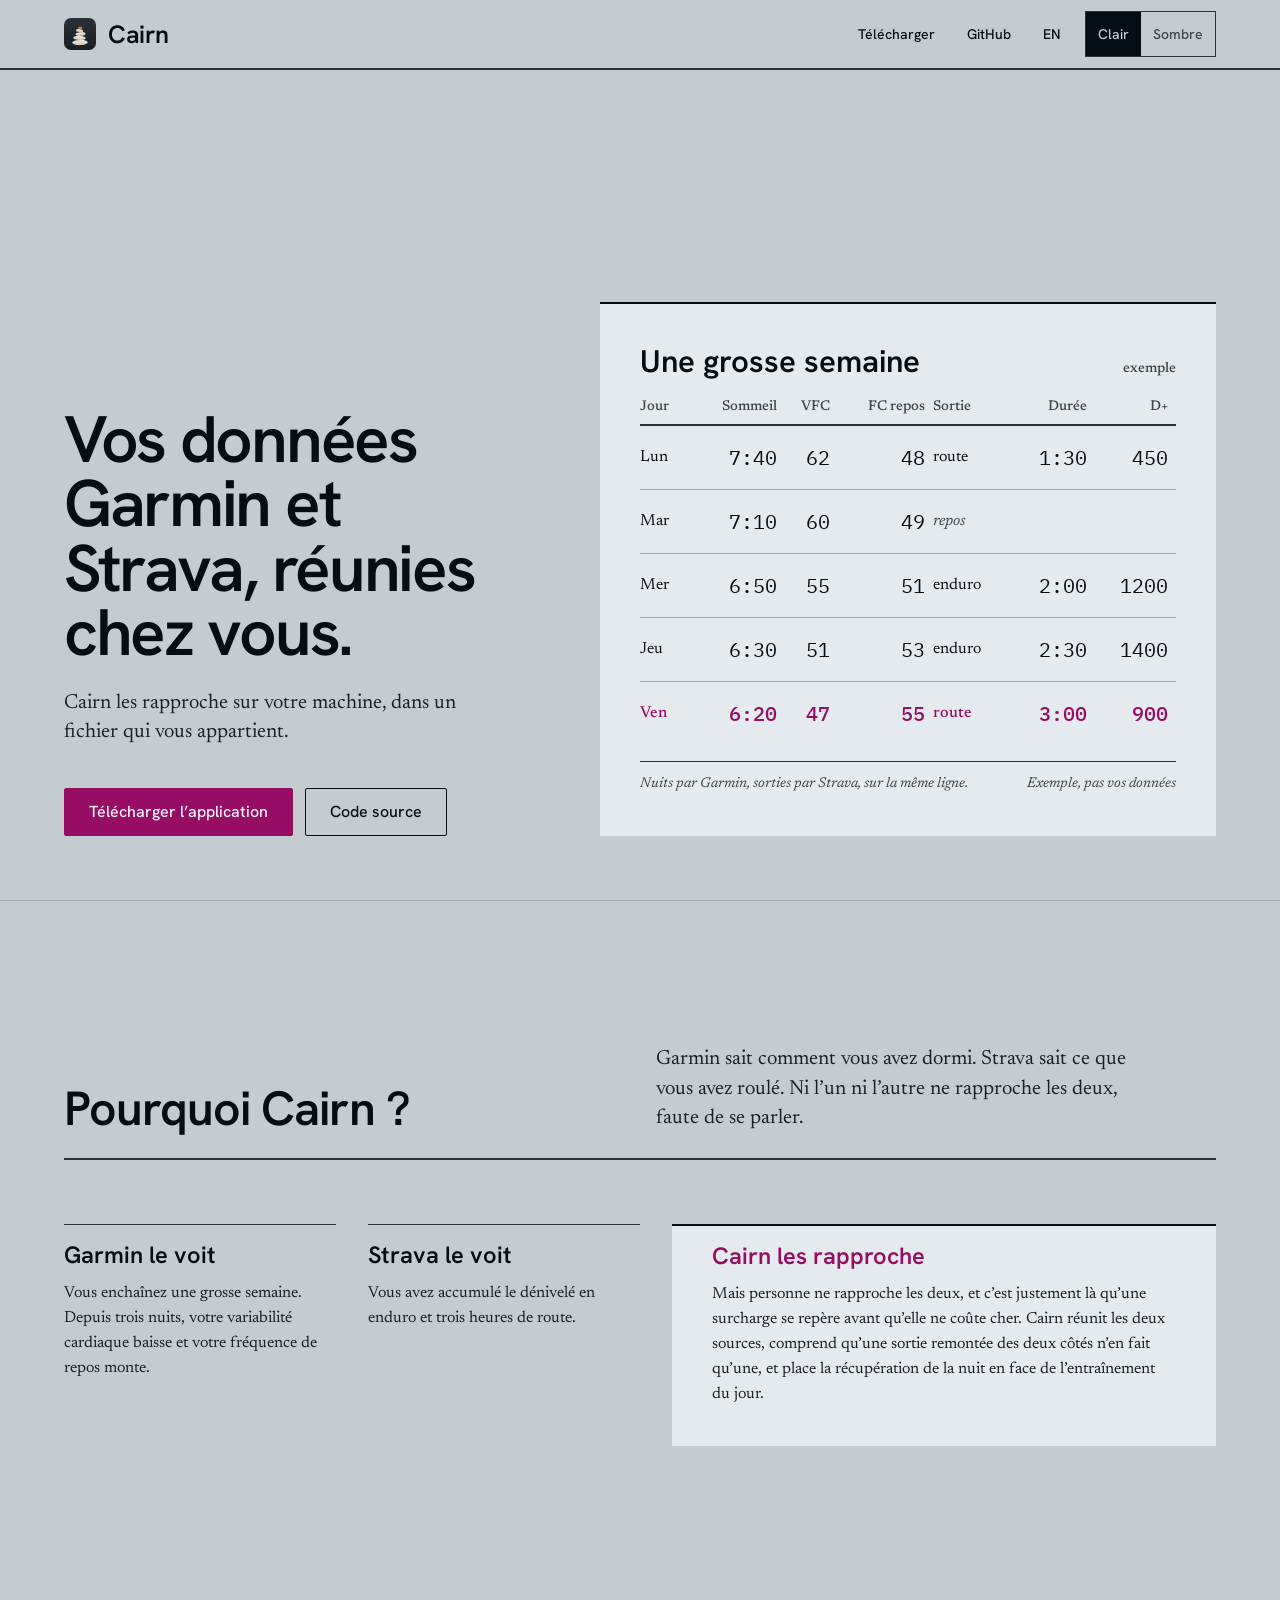
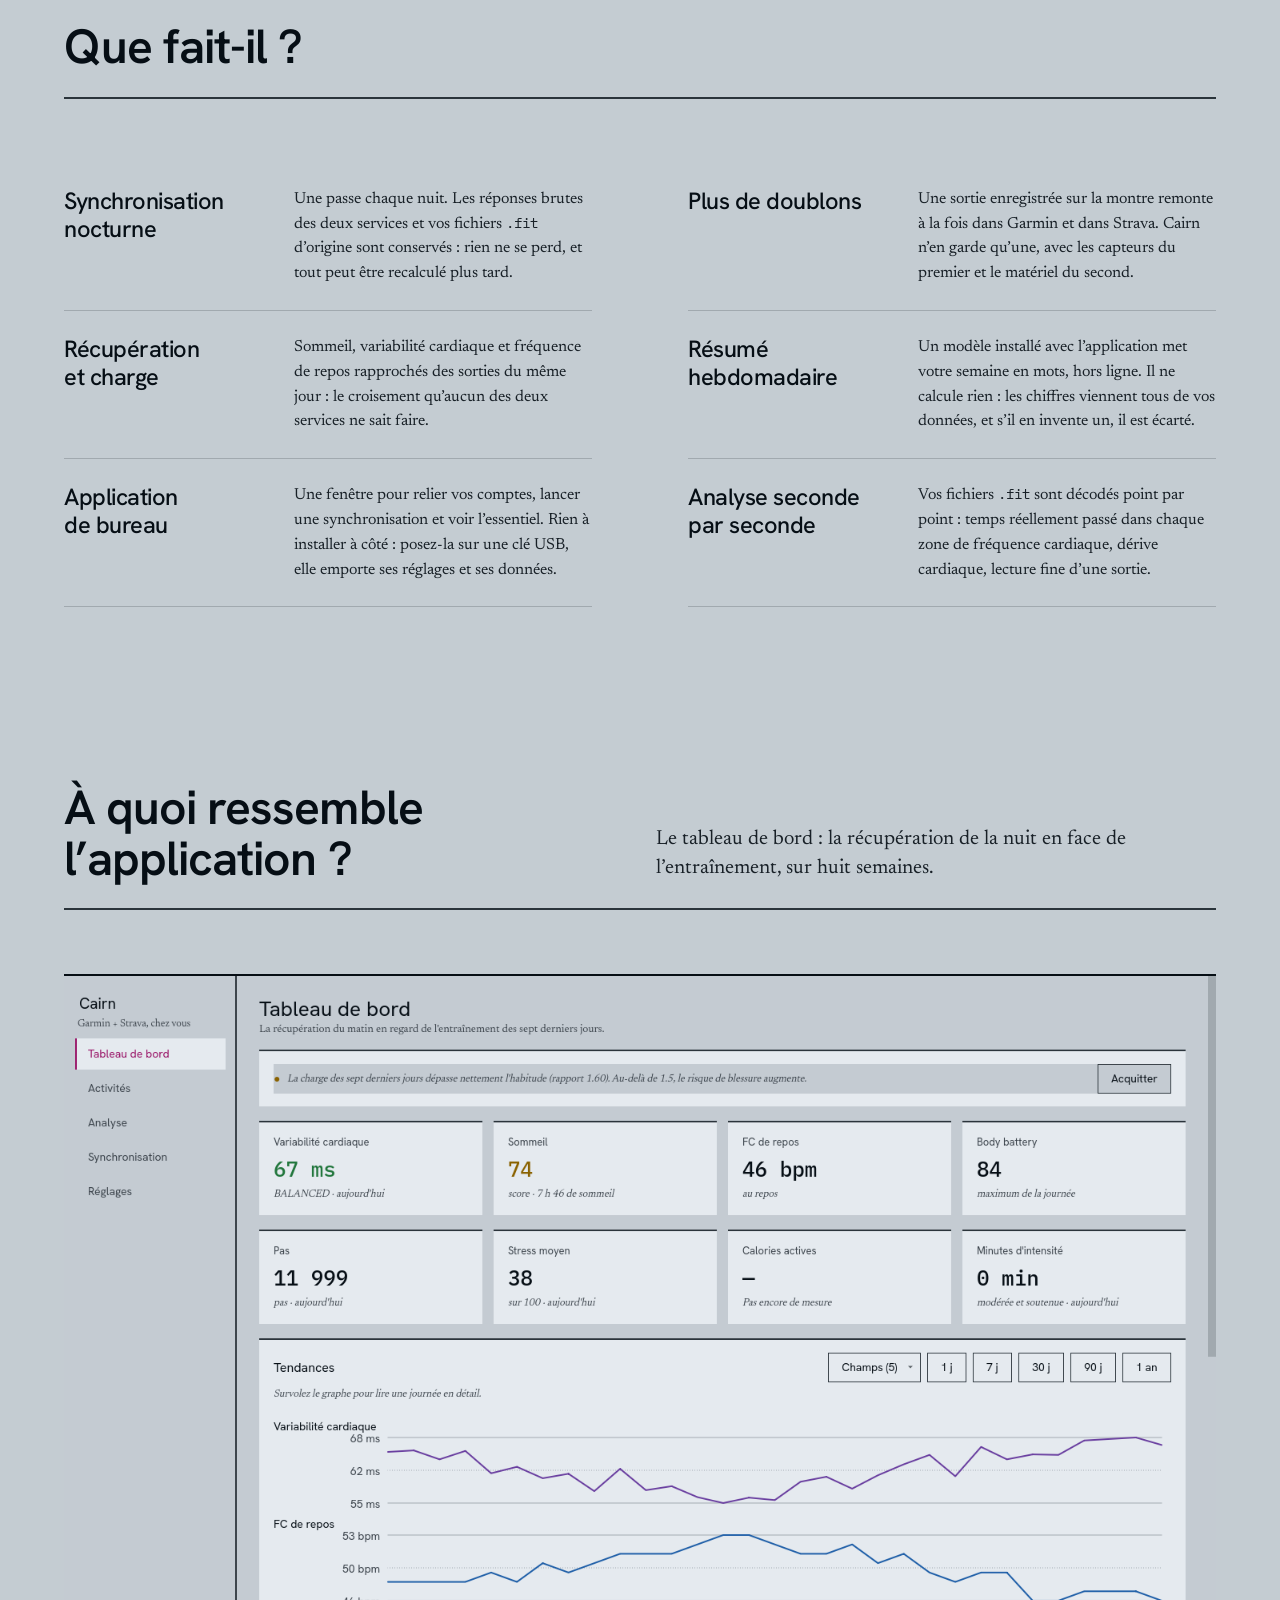
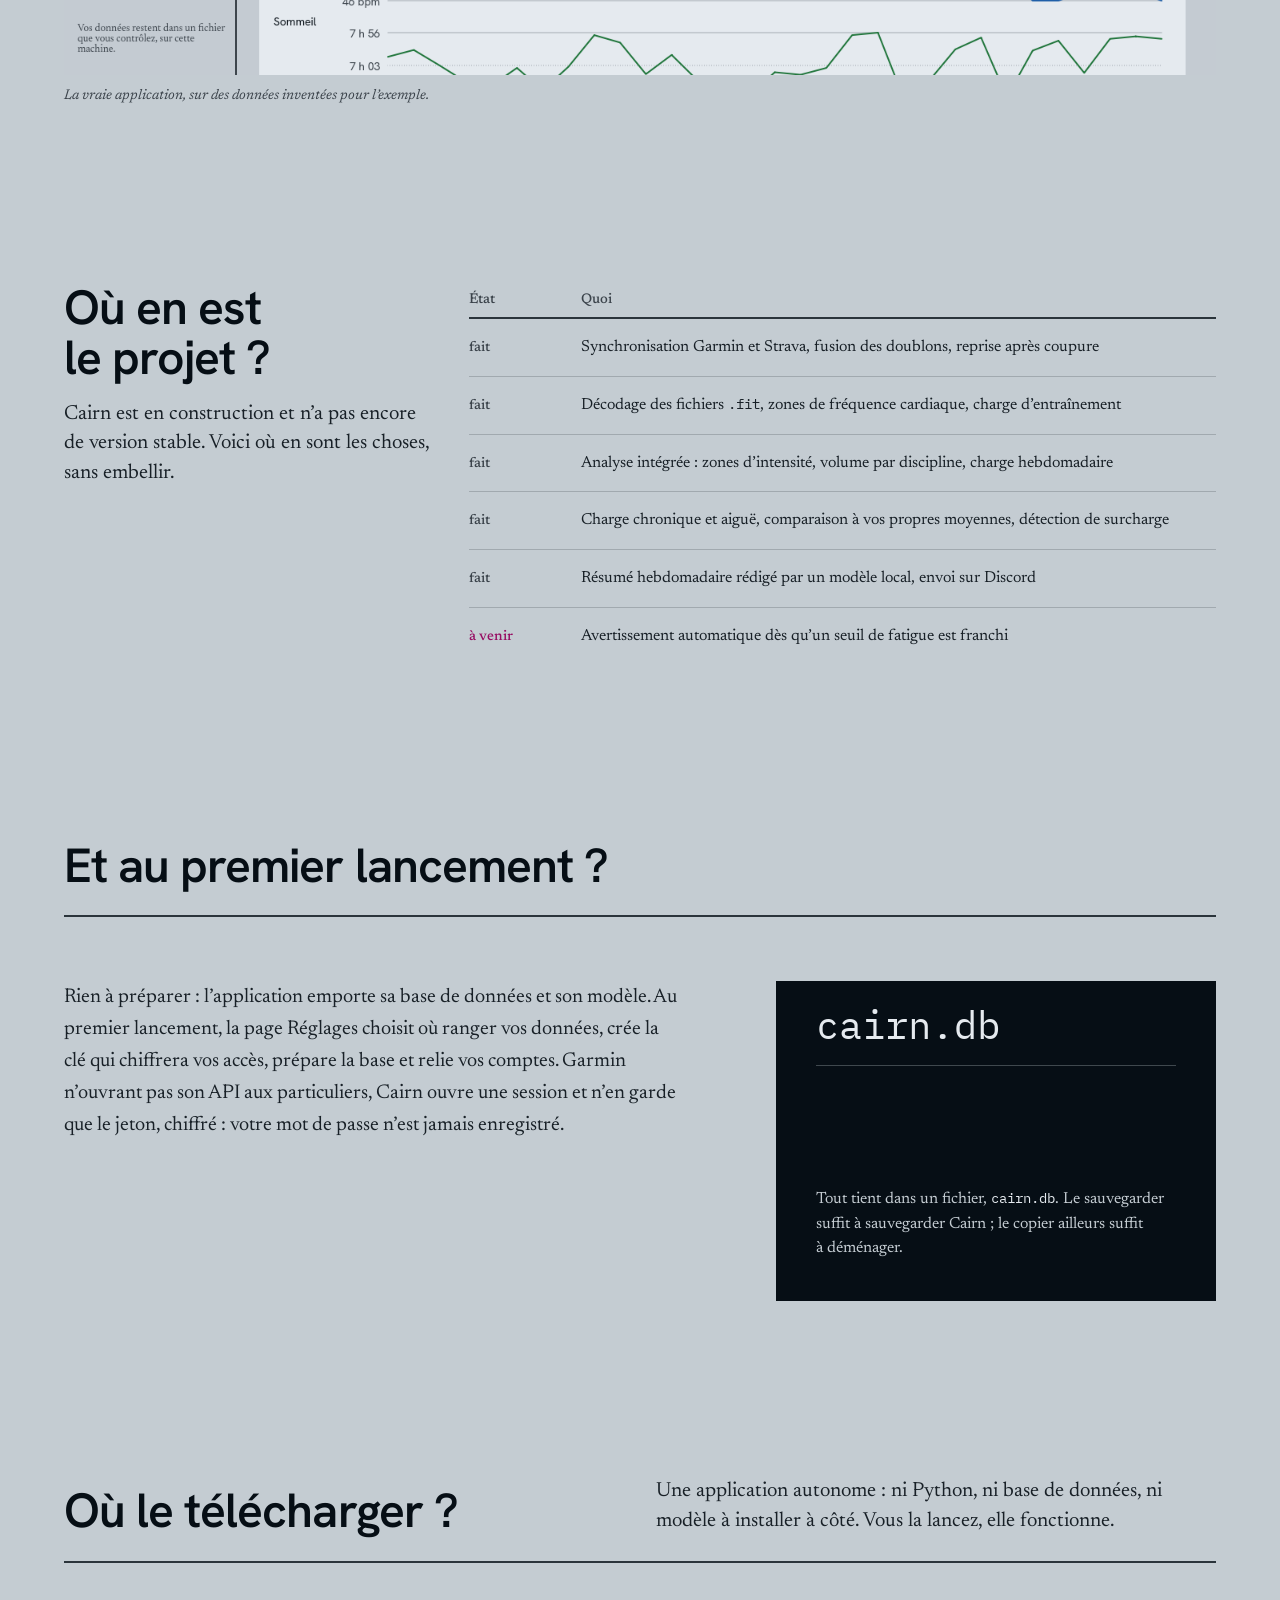
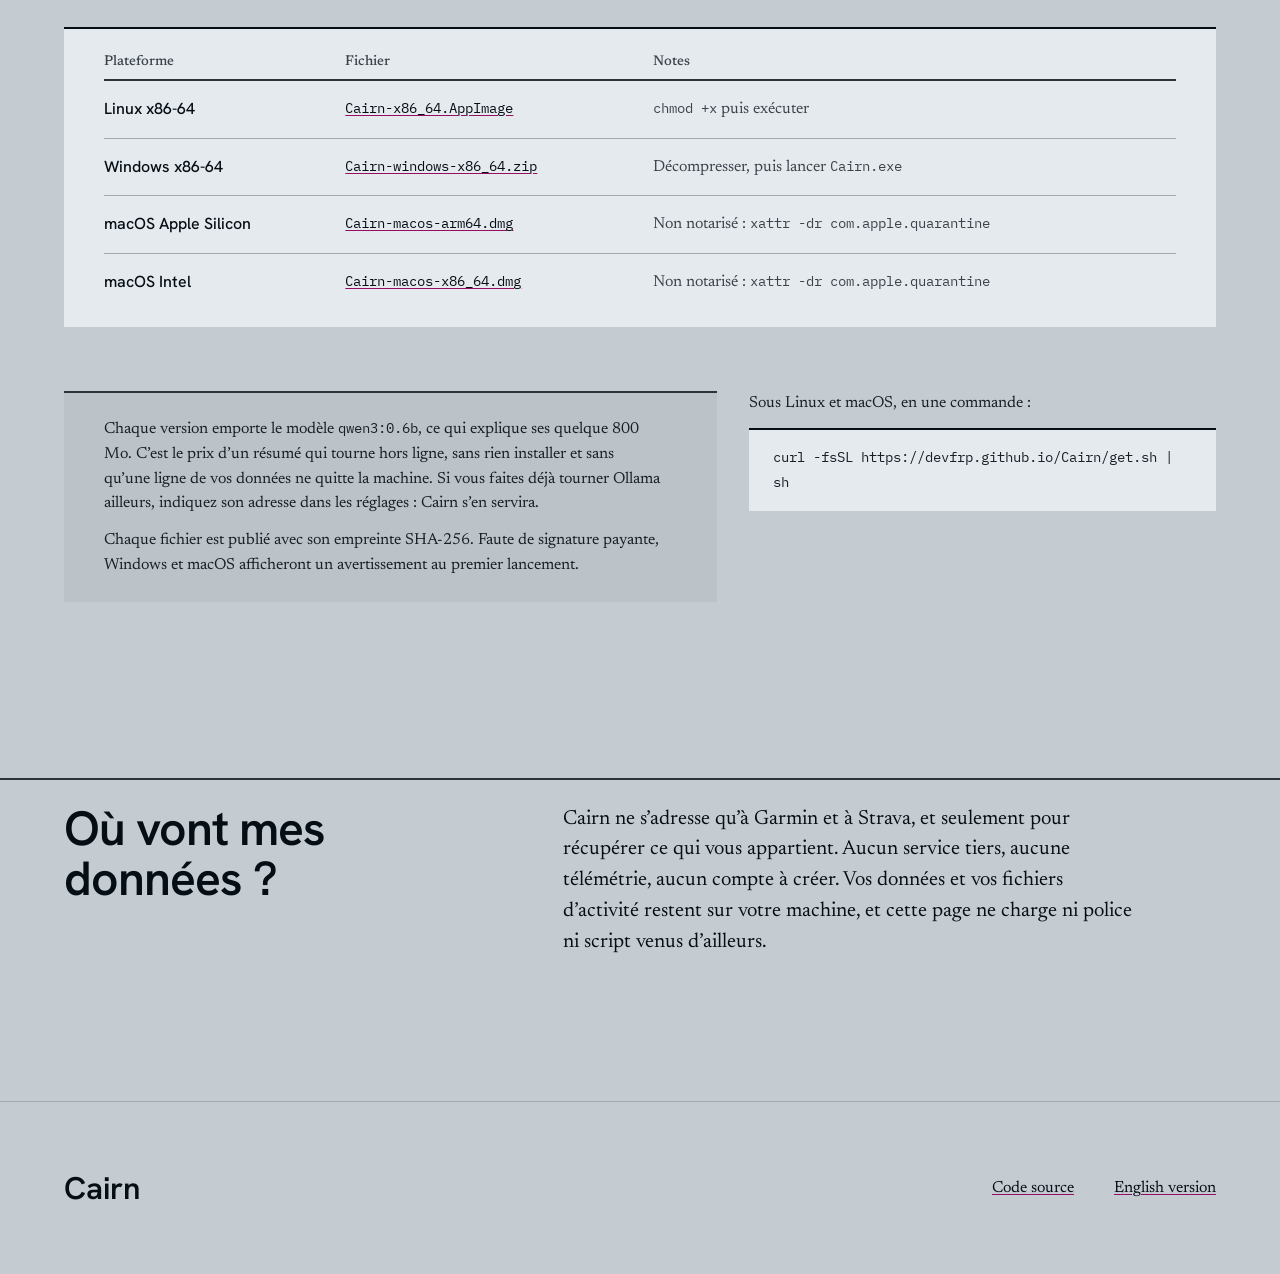
<file: docs/index.html>
<!DOCTYPE html>
<html lang="fr">
<head>
<meta charset="utf-8">
<meta name="viewport" content="width=device-width, initial-scale=1">
<title>Cairn : vos données Garmin et Strava, réunies chez vous</title>
<meta name="description" content="Application de bureau qui réunit vos données Garmin et Strava dans un fichier qui vous appartient, et rapproche récupération et charge d’entraînement.">
<link rel="icon" href="assets/cairn.svg" type="image/svg+xml">
<script>try{var m=localStorage.getItem("mode");if(m==="dark"||m==="light")document.documentElement.dataset.mode=m}catch(e){}</script>
<link rel="stylesheet" href="assets/style.css">
<link rel="alternate" hreflang="en" href="en/">
<link rel="alternate" hreflang="fr" href="./">
</head>
<body>
<a class="skip" href="#top">Aller au contenu</a>
<header class="bar">
  <div class="container bar-inner">
    <a class="brand" href="./" aria-label="Cairn, accueil">
      <img src="assets/cairn.svg" alt="" width="32" height="32">
      <span>Cairn</span>
    </a>
    <div class="bar-end">
    <nav class="bar-nav" aria-label="Navigation">
      <a href="#telechargements">Télécharger</a>
      <a href="https://github.com/devfrp/Cairn">GitHub</a>
      <a href="en/" hreflang="en">EN</a>
    </nav>
    <div class="mode-toggle" role="group" aria-label="Apparence" hidden>
      <button class="mode-opt" type="button" data-mode-set="light">Clair</button>
      <button class="mode-opt" type="button" data-mode-set="dark">Sombre</button>
    </div>
    </div>
  </div>
</header>

<main id="top">
  <section class="hero">
    <div class="container hero-grid">
      <div class="hero-text">
        <h1>Vos données Garmin et Strava, réunies chez vous.</h1>
        <p class="lead">Cairn les rapproche sur votre machine, dans un fichier qui vous appartient.</p>
        <div class="actions">
          <a class="btn btn--primary" href="#telechargements">Télécharger l’application</a>
          <a class="btn" href="https://github.com/devfrp/Cairn">Code source</a>
        </div>
      </div>
      <figure class="sheet sheet--hero">
        <div class="sheet-head"><p class="sheet-title">Une grosse semaine</p><p class="sheet-tag">exemple</p></div>
        <div class="table-scroll">
        <table class="week">
          <thead><tr><th>Jour</th><th class="num">Sommeil</th><th class="num">VFC</th><th class="num">FC repos</th><th>Sortie</th><th class="num">Durée</th><th class="num">D+</th></tr></thead>
          <tbody>
            <tr><td>Lun</td><td class="num">7:40</td><td class="num">62</td><td class="num">48</td><td>route</td><td class="num">1:30</td><td class="num">450</td></tr>
            <tr><td>Mar</td><td class="num">7:10</td><td class="num">60</td><td class="num">49</td><td class="rest">repos</td><td class="num"></td><td class="num"></td></tr>
            <tr><td>Mer</td><td class="num">6:50</td><td class="num">55</td><td class="num">51</td><td>enduro</td><td class="num">2:00</td><td class="num">1200</td></tr>
            <tr><td>Jeu</td><td class="num">6:30</td><td class="num">51</td><td class="num">53</td><td>enduro</td><td class="num">2:30</td><td class="num">1400</td></tr>
            <tr class="flag"><td>Ven</td><td class="num">6:20</td><td class="num">47</td><td class="num">55</td><td>route</td><td class="num">3:00</td><td class="num">900</td></tr>
          </tbody>
        </table>
        </div>
        <figcaption><span>Nuits par Garmin, sorties par Strava, sur la même ligne.</span><span class="sheet-note">Exemple, pas vos données</span></figcaption>
      </figure>
    </div>
  </section>

  <section class="sec">
    <div class="container">
      <div class="head">
        <h2>Pourquoi Cairn ?</h2>
        <p class="lead">Garmin sait comment vous avez dormi. Strava sait ce que vous avez roulé. Ni l’un ni l’autre ne rapproche les deux, faute de se parler.</p>
      </div>
      <div class="sees">
        <div class="see"><p class="see-who">Garmin le voit</p><p>Vous enchaînez une grosse semaine. Depuis trois nuits, votre variabilité cardiaque baisse et votre fréquence de repos monte.</p></div>
        <div class="see"><p class="see-who">Strava le voit</p><p>Vous avez accumulé le dénivelé en enduro et trois heures de route.</p></div>
        <div class="see see--cairn"><p class="see-who">Cairn les rapproche</p><p>Mais personne ne rapproche les deux, et c’est justement là qu’une surcharge se repère avant qu’elle ne coûte cher. Cairn réunit les deux sources, comprend qu’une sortie remontée des deux côtés n’en fait qu’une, et place la récupération de la nuit en face de l’entraînement du jour.</p></div>
      </div>
    </div>
  </section>

  <section class="sec sec--l">
    <div class="container">
      <div class="head">
        <h2>Que fait-il ?</h2>
      </div>
      <ul class="does">
        <li><h3>Synchronisation nocturne</h3><p>Une passe chaque nuit. Les réponses brutes des deux services et vos fichiers <code>.fit</code> d’origine sont conservés : rien ne se perd, et tout peut être recalculé plus tard.</p></li>
        <li><h3>Plus de doublons</h3><p>Une sortie enregistrée sur la montre remonte à la fois dans Garmin et dans Strava. Cairn n’en garde qu’une, avec les capteurs du premier et le matériel du second.</p></li>
        <li><h3>Récupération et charge</h3><p>Sommeil, variabilité cardiaque et fréquence de repos rapprochés des sorties du même jour : le croisement qu’aucun des deux services ne sait faire.</p></li>
        <li><h3>Résumé hebdomadaire</h3><p>Un modèle installé avec l’application met votre semaine en mots, hors ligne. Il ne calcule rien : les chiffres viennent tous de vos données, et s’il en invente un, il est écarté.</p></li>
        <li><h3>Application de bureau</h3><p>Une fenêtre pour relier vos comptes, lancer une synchronisation et voir l’essentiel. Rien à installer à côté : posez-la sur une clé USB, elle emporte ses réglages et ses données.</p></li>
        <li><h3>Analyse seconde par seconde</h3><p>Vos fichiers <code>.fit</code> sont décodés point par point : temps réellement passé dans chaque zone de fréquence cardiaque, dérive cardiaque, lecture fine d’une sortie.</p></li>
      </ul>
    </div>
  </section>

  <section class="sec sec--l" id="apercu">
    <div class="container">
      <div class="head">
        <h2>À quoi ressemble l’application ?</h2>
        <p class="lead">Le tableau de bord : la récupération de la nuit en face de l’entraînement, sur huit semaines.</p>
      </div>
      <figure class="app-shot">
        <img class="only-light" src="assets/app-tableau-de-bord.png" width="1440" height="874" loading="lazy" alt="Le tableau de bord de Cairn : variabilité cardiaque, sommeil, fréquence de repos, pas, puis les tendances sur huit semaines.">
        <img class="only-dark" src="assets/app-tableau-de-bord-dark.png" width="1440" height="874" loading="lazy" alt="Le tableau de bord de Cairn : variabilité cardiaque, sommeil, fréquence de repos, pas, puis les tendances sur huit semaines.">
        <figcaption>La vraie application, sur des données inventées pour l’exemple.</figcaption>
      </figure>
    </div>
  </section>

  <section class="sec sec--l">
    <div class="container status-wrap">
      <div class="head head--side">
        <h2>Où en est le projet ?</h2>
        <p class="lead">Cairn est en construction et n’a pas encore de version stable. Voici où en sont les choses, sans embellir.</p>
      </div>
      <table class="status">
        <thead><tr><th>État</th><th>Quoi</th></tr></thead>
        <tbody>
          <tr><td class="st">fait</td><td>Synchronisation Garmin et Strava, fusion des doublons, reprise après coupure</td></tr>
          <tr><td class="st">fait</td><td>Décodage des fichiers <code>.fit</code>, zones de fréquence cardiaque, charge d’entraînement</td></tr>
          <tr><td class="st">fait</td><td>Analyse intégrée : zones d’intensité, volume par discipline, charge hebdomadaire</td></tr>
          <tr><td class="st">fait</td><td>Charge chronique et aiguë, comparaison à vos propres moyennes, détection de surcharge</td></tr>
          <tr><td class="st">fait</td><td>Résumé hebdomadaire rédigé par un modèle local, envoi sur Discord</td></tr>
          <tr class="next"><td class="st">à venir</td><td>Avertissement automatique dès qu’un seuil de fatigue est franchi</td></tr>
        </tbody>
      </table>
    </div>
  </section>

  <section class="sec sec--l">
    <div class="container">
      <div class="head">
        <h2>Et au premier lancement ?</h2>
      </div>
      <div class="first">
        <p>Rien à préparer : l’application emporte sa base de données et son modèle. Au premier lancement, la page Réglages choisit où ranger vos données, crée la clé qui chiffrera vos accès, prépare la base et relie vos comptes. Garmin n’ouvrant pas son API aux particuliers, Cairn ouvre une session et n’en garde que le jeton, chiffré : votre mot de passe n’est jamais enregistré.</p>
        <div class="file">
          <p class="file-name"><code>cairn.db</code></p>
          <p>Tout tient dans un fichier, <code>cairn.db</code>. Le sauvegarder suffit à sauvegarder Cairn ; le copier ailleurs suffit à déménager.</p>
        </div>
      </div>
    </div>
  </section>

  <section class="sec sec--l" id="telechargements">
    <div class="container">
      <div class="head">
        <h2>Où le télécharger ?</h2>
        <p class="lead">Une application autonome : ni Python, ni base de données, ni modèle à installer à côté. Vous la lancez, elle fonctionne.</p>
      </div>
      <div class="table-scroll sheet sheet--plain">
        <table class="dl">
          <thead><tr><th>Plateforme</th><th>Fichier</th><th>Notes</th></tr></thead>
          <tbody>
            <tr><td>Linux x86-64</td><td><a href="https://github.com/devfrp/Cairn/releases/latest/download/Cairn-x86_64.AppImage">Cairn-x86_64.AppImage</a></td><td class="note"><code>chmod +x</code> puis exécuter</td></tr>
            <tr><td>Windows x86-64</td><td><a href="https://github.com/devfrp/Cairn/releases/latest/download/Cairn-windows-x86_64.zip">Cairn-windows-x86_64.zip</a></td><td class="note">Décompresser, puis lancer <code>Cairn.exe</code></td></tr>
            <tr><td>macOS Apple Silicon</td><td><a href="https://github.com/devfrp/Cairn/releases/latest/download/Cairn-macos-arm64.dmg">Cairn-macos-arm64.dmg</a></td><td class="note">Non notarisé : <code>xattr -dr com.apple.quarantine</code></td></tr>
            <tr><td>macOS Intel</td><td><a href="https://github.com/devfrp/Cairn/releases/latest/download/Cairn-macos-x86_64.dmg">Cairn-macos-x86_64.dmg</a></td><td class="note">Non notarisé : <code>xattr -dr com.apple.quarantine</code></td></tr>
          </tbody>
        </table>
      </div>
      <div class="after-dl">
        <div class="well">
          <p>Chaque version emporte le modèle <code>qwen3:0.6b</code>, ce qui explique ses quelque 800 Mo. C’est le prix d’un résumé qui tourne hors ligne, sans rien installer et sans qu’une ligne de vos données ne quitte la machine. Si vous faites déjà tourner Ollama ailleurs, indiquez son adresse dans les réglages : Cairn s’en servira.</p>
          <p>Chaque fichier est publié avec son empreinte SHA-256. Faute de signature payante, Windows et macOS afficheront un avertissement au premier lancement.</p>
        </div>
        <div class="oneline">
          <p>Sous Linux et macOS, en une commande :</p>
          <pre><code>curl -fsSL https://devfrp.github.io/Cairn/get.sh | sh</code></pre>
        </div>
      </div>
    </div>
  </section>

  <section class="sec sec--l">
    <div class="container yours">
      <h2>Où vont mes données ?</h2>
      <p>Cairn ne s’adresse qu’à Garmin et à Strava, et seulement pour récupérer ce qui vous appartient. Aucun service tiers, aucune télémétrie, aucun compte à créer. Vos données et vos fichiers d’activité restent sur votre machine, et cette page ne charge ni police ni script venus d’ailleurs.</p>
    </div>
  </section>
</main>

<footer class="foot">
  <div class="container foot-inner">
    <p class="foot-brand">Cairn</p>
    <ul class="links">
      <li><a href="https://github.com/devfrp/Cairn">Code source</a></li>
      <li><a href="en/" hreflang="en">English version</a></li>
    </ul>
  </div>
</footer>
<script>
(function(){
  var root = document.documentElement, dark = matchMedia('(prefers-color-scheme: dark)');
  var opts = document.querySelectorAll('[data-mode-set]');
  function current(){ return root.dataset.mode || (dark.matches ? 'dark' : 'light'); }
  function sync(){
    var mode = current();
    opts.forEach(function(b){
      b.classList.toggle('active', b.dataset.modeSet === mode);
      b.setAttribute('aria-pressed', String(b.dataset.modeSet === mode));
    });
  }
  opts.forEach(function(b){ b.addEventListener('click', function(){
    root.dataset.mode = b.dataset.modeSet;
    try { localStorage.setItem('mode', b.dataset.modeSet); } catch (e) {}
    sync();
  }); });
  document.querySelectorAll('.mode-toggle').forEach(function(g){ g.hidden = false; });
  dark.addEventListener('change', sync);
  sync();
})();
</script>
</body>
</html>
</file>
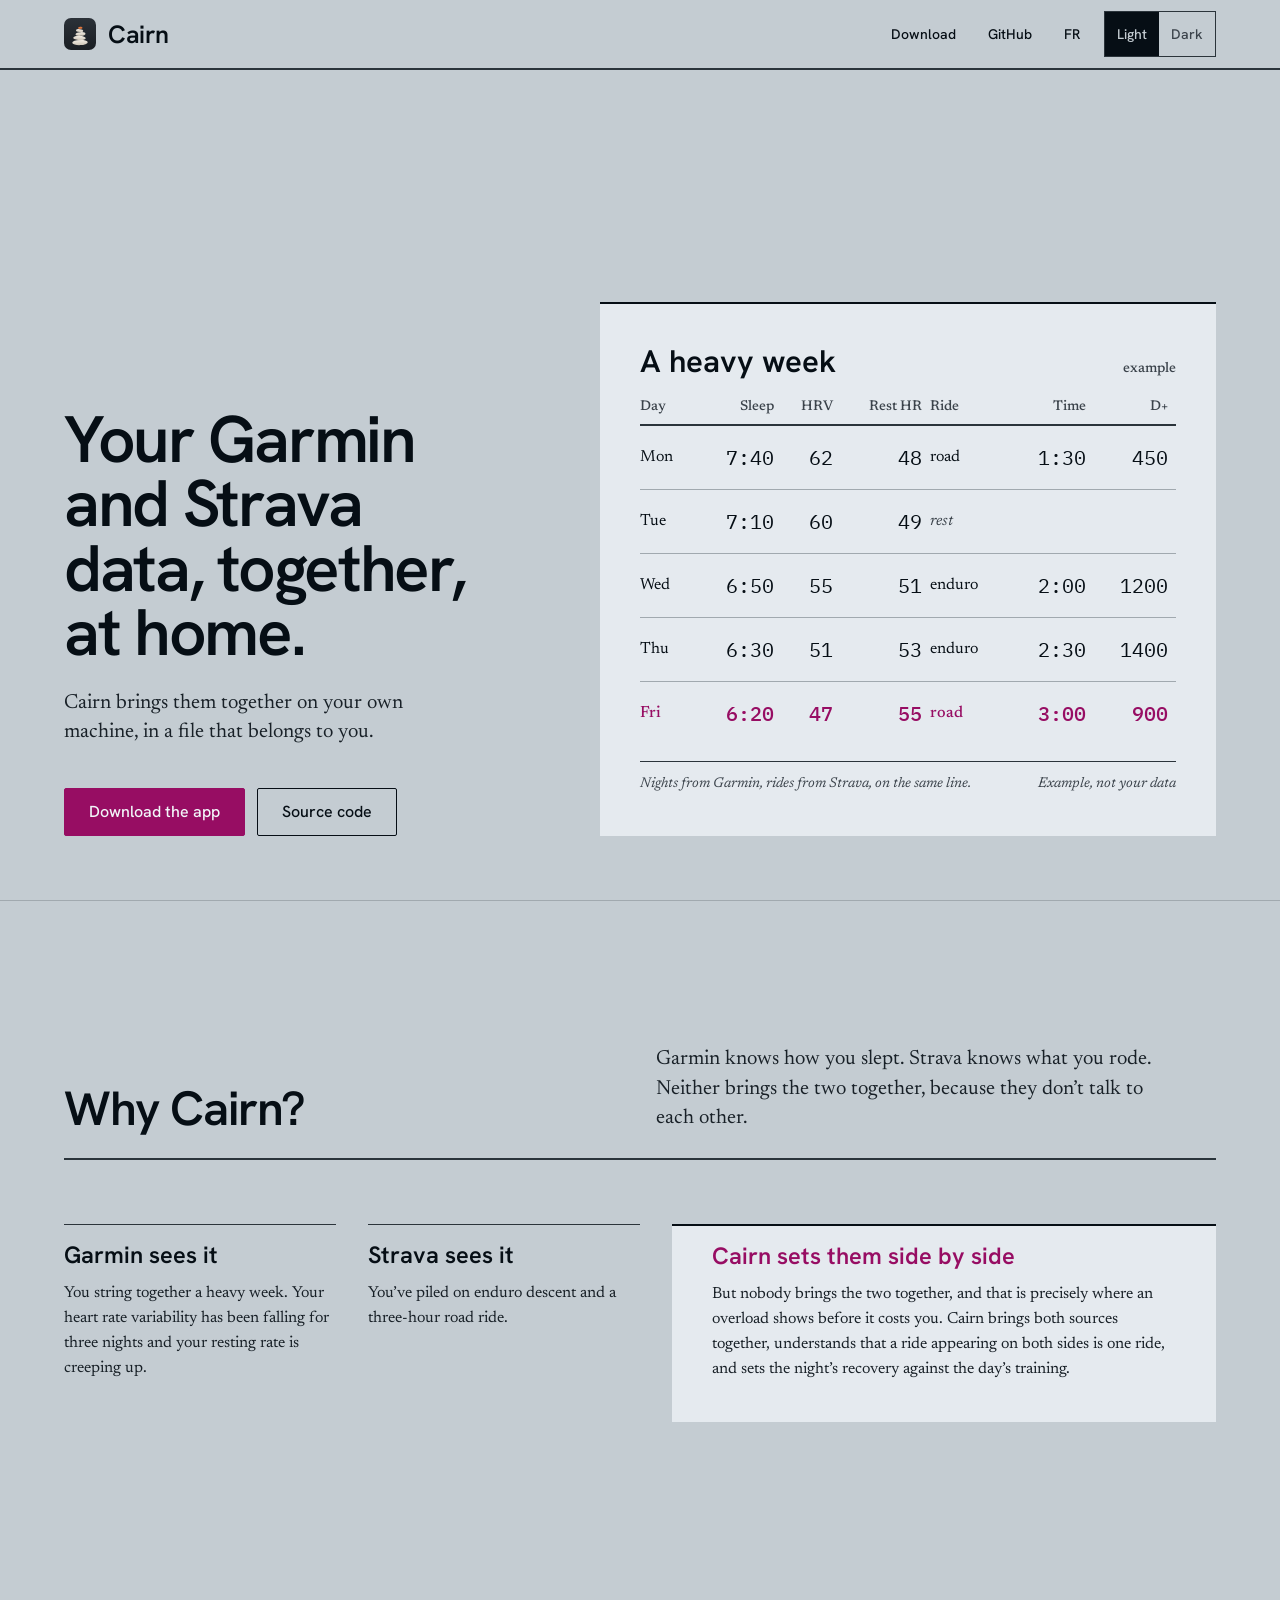
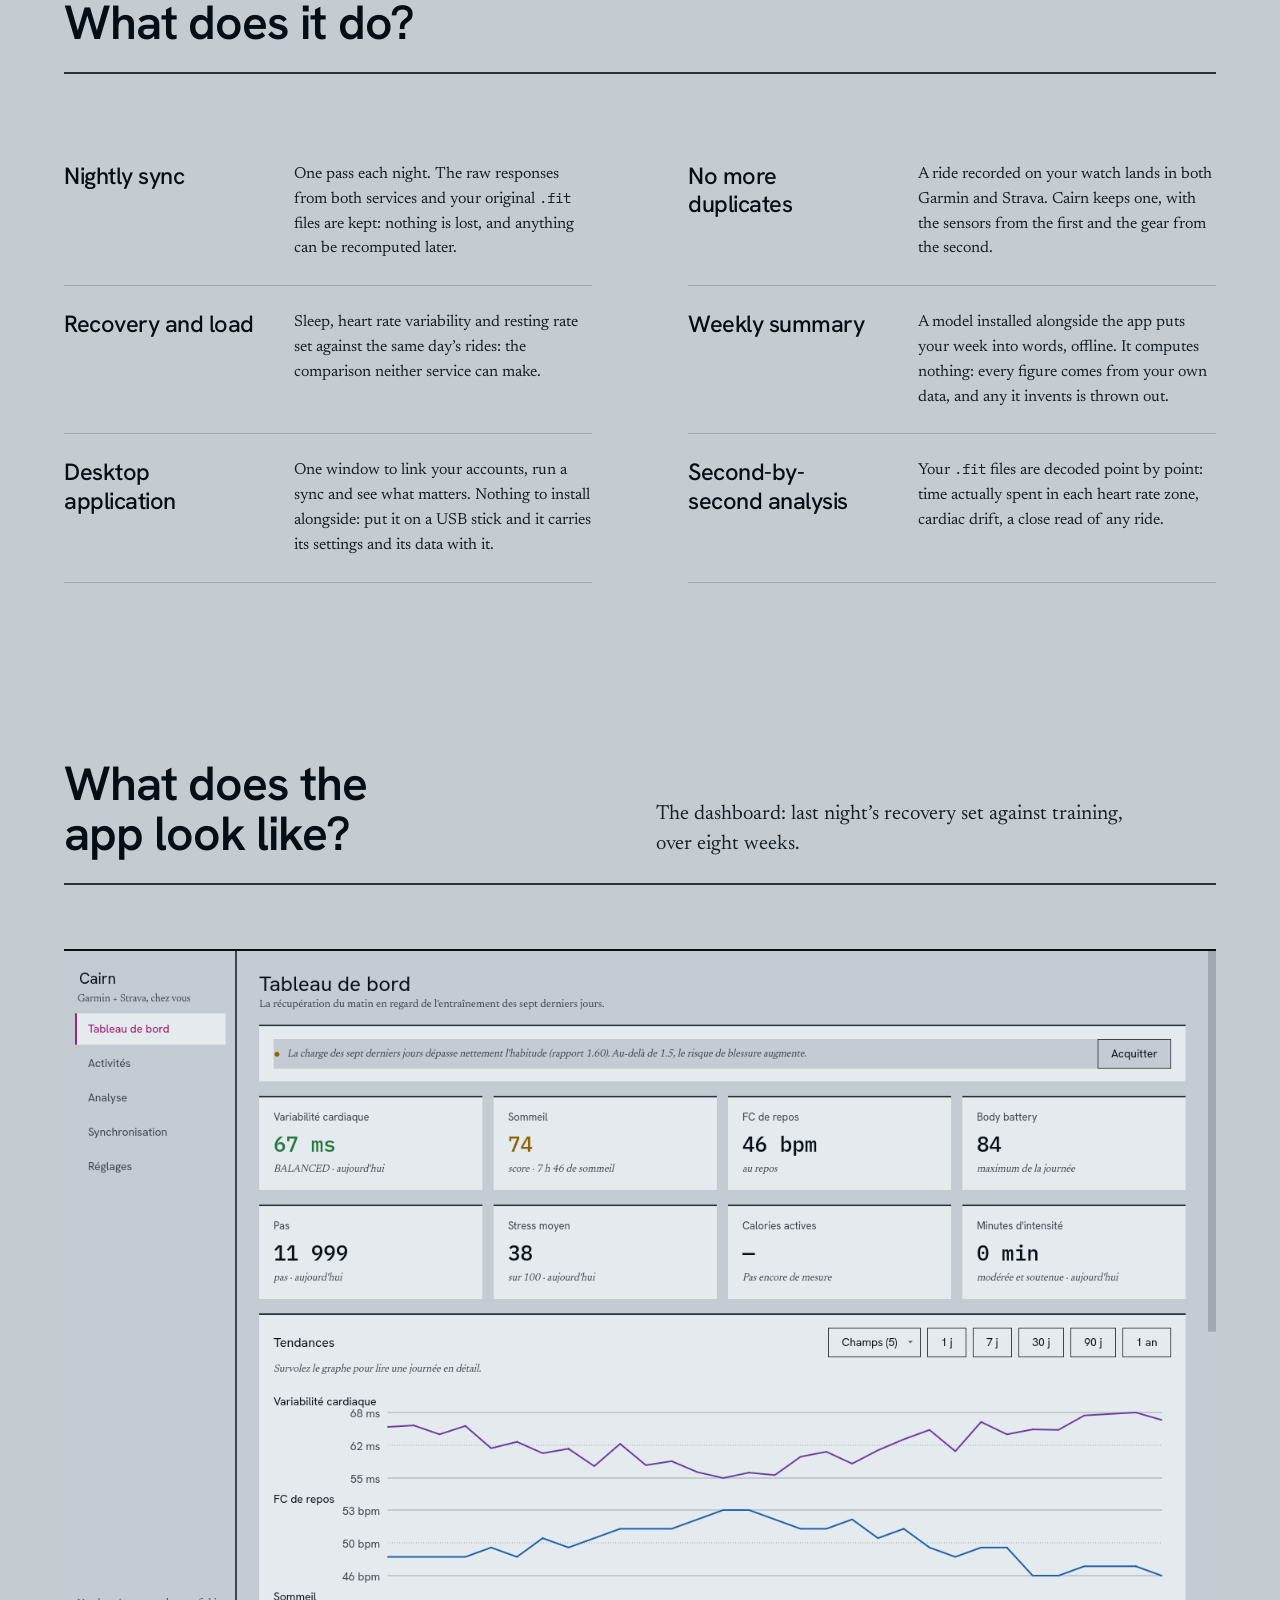
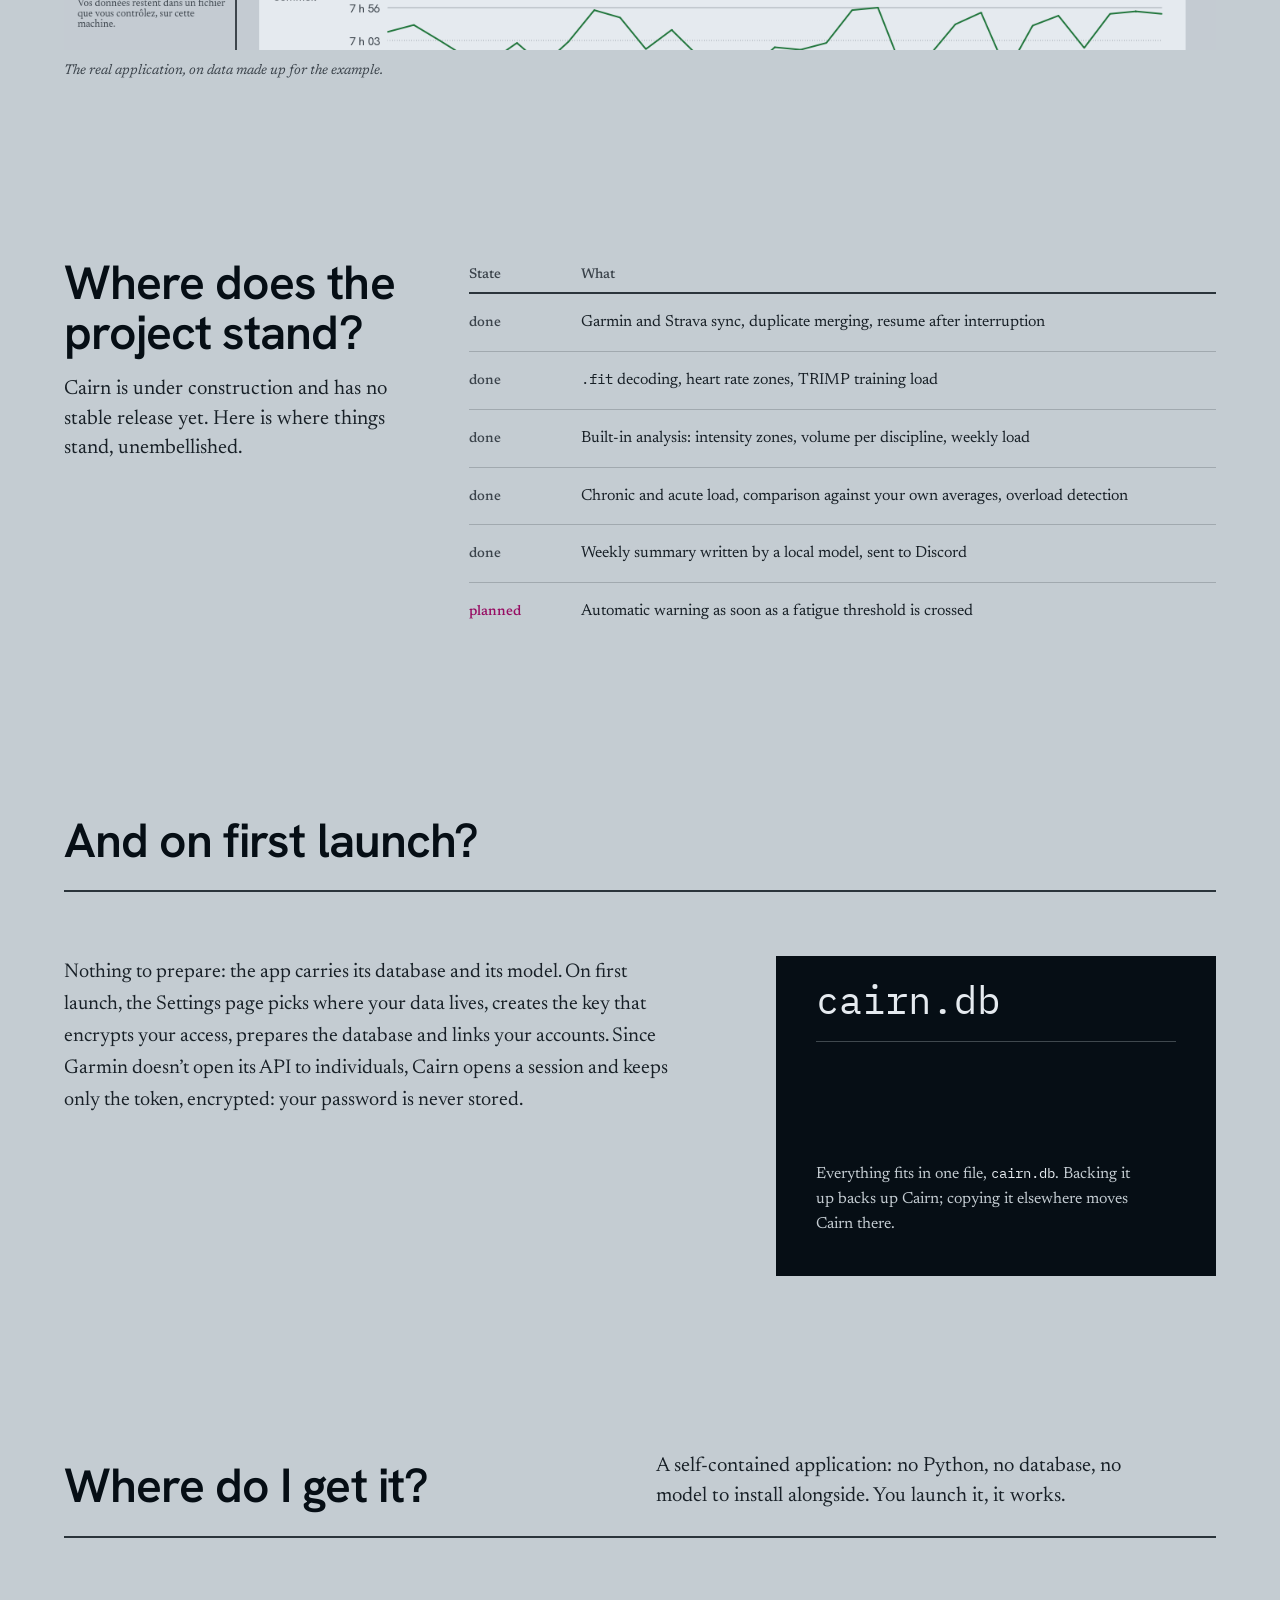
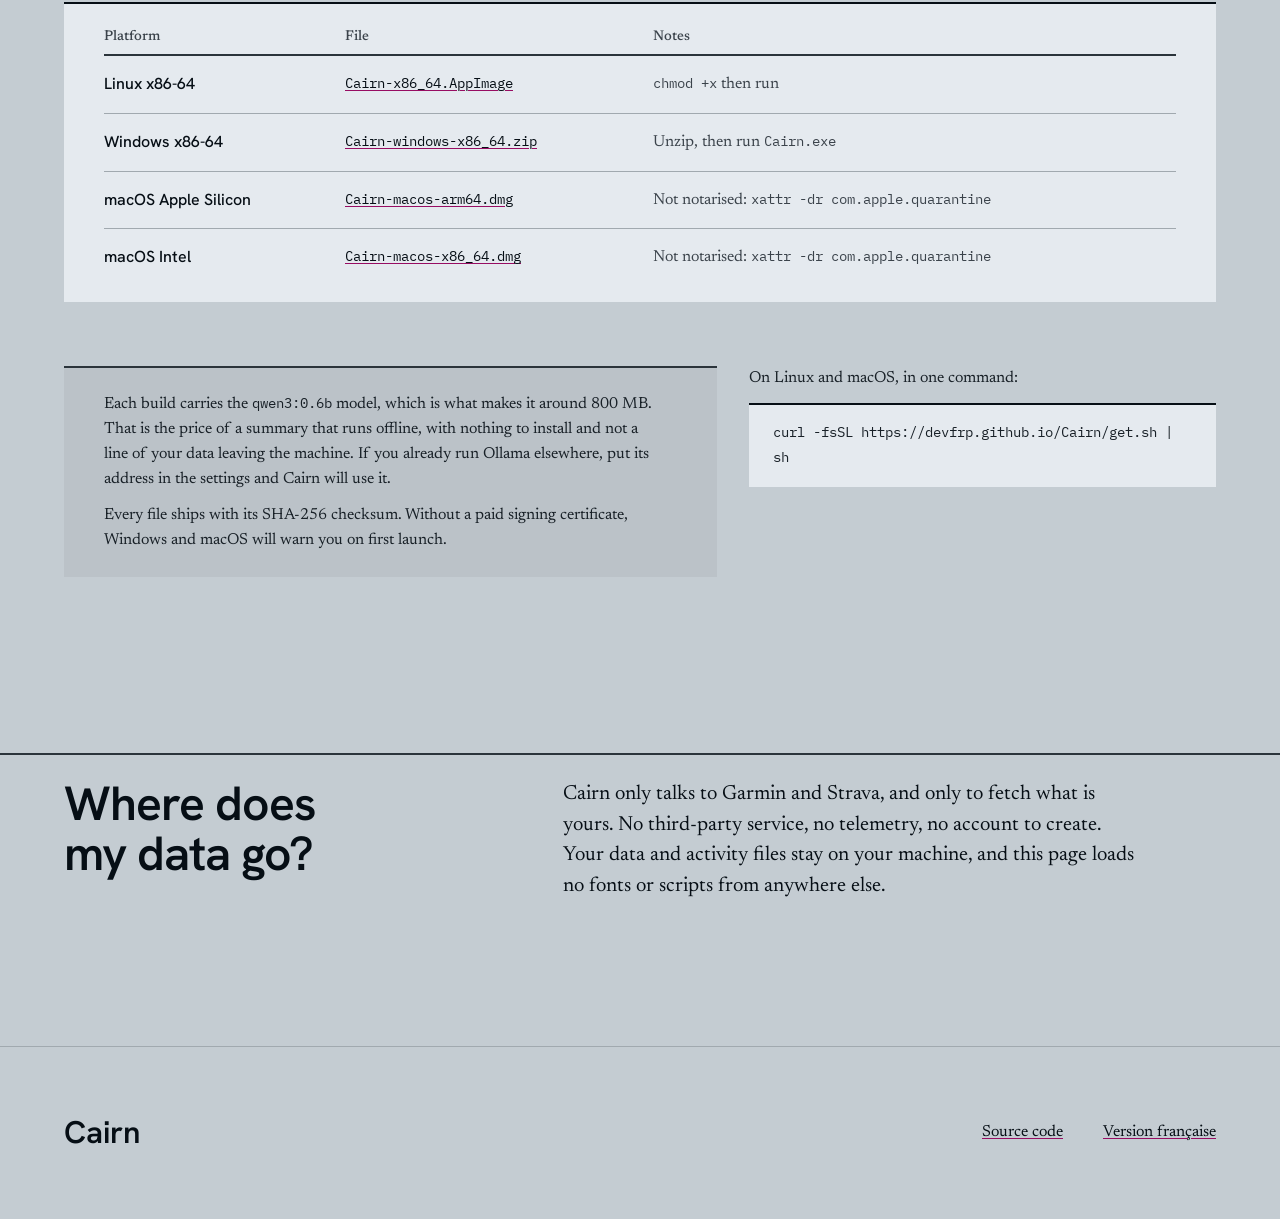
<file: docs/en/index.html>
<!DOCTYPE html>
<html lang="en">
<head>
<meta charset="utf-8">
<meta name="viewport" content="width=device-width, initial-scale=1">
<title>Cairn: your Garmin and Strava data, together, at home</title>
<meta name="description" content="Desktop app that brings your Garmin and Strava data together in a file you own, and sets recovery against training load.">
<link rel="icon" href="../assets/cairn.svg" type="image/svg+xml">
<script>try{var m=localStorage.getItem("mode");if(m==="dark"||m==="light")document.documentElement.dataset.mode=m}catch(e){}</script>
<link rel="stylesheet" href="../assets/style.css">
<link rel="alternate" hreflang="en" href="./">
<link rel="alternate" hreflang="fr" href="../">
</head>
<body>
<a class="skip" href="#top">Skip to content</a>
<header class="bar">
  <div class="container bar-inner">
    <a class="brand" href="./" aria-label="Cairn, home">
      <img src="../assets/cairn.svg" alt="" width="32" height="32">
      <span>Cairn</span>
    </a>
    <div class="bar-end">
    <nav class="bar-nav" aria-label="Navigation">
      <a href="#downloads">Download</a>
      <a href="https://github.com/devfrp/Cairn">GitHub</a>
      <a href="../" hreflang="fr">FR</a>
    </nav>
    <div class="mode-toggle" role="group" aria-label="Appearance" hidden>
      <button class="mode-opt" type="button" data-mode-set="light">Light</button>
      <button class="mode-opt" type="button" data-mode-set="dark">Dark</button>
    </div>
    </div>
  </div>
</header>

<main id="top">
  <section class="hero">
    <div class="container hero-grid">
      <div class="hero-text">
        <h1>Your Garmin and Strava data, together, at home.</h1>
        <p class="lead">Cairn brings them together on your own machine, in a file that belongs to you.</p>
        <div class="actions">
          <a class="btn btn--primary" href="#downloads">Download the app</a>
          <a class="btn" href="https://github.com/devfrp/Cairn">Source code</a>
        </div>
      </div>
      <figure class="sheet sheet--hero">
        <div class="sheet-head"><p class="sheet-title">A heavy week</p><p class="sheet-tag">example</p></div>
        <div class="table-scroll">
        <table class="week">
          <thead><tr><th>Day</th><th class="num">Sleep</th><th class="num">HRV</th><th class="num">Rest HR</th><th>Ride</th><th class="num">Time</th><th class="num">D+</th></tr></thead>
          <tbody>
            <tr><td>Mon</td><td class="num">7:40</td><td class="num">62</td><td class="num">48</td><td>road</td><td class="num">1:30</td><td class="num">450</td></tr>
            <tr><td>Tue</td><td class="num">7:10</td><td class="num">60</td><td class="num">49</td><td class="rest">rest</td><td class="num"></td><td class="num"></td></tr>
            <tr><td>Wed</td><td class="num">6:50</td><td class="num">55</td><td class="num">51</td><td>enduro</td><td class="num">2:00</td><td class="num">1200</td></tr>
            <tr><td>Thu</td><td class="num">6:30</td><td class="num">51</td><td class="num">53</td><td>enduro</td><td class="num">2:30</td><td class="num">1400</td></tr>
            <tr class="flag"><td>Fri</td><td class="num">6:20</td><td class="num">47</td><td class="num">55</td><td>road</td><td class="num">3:00</td><td class="num">900</td></tr>
          </tbody>
        </table>
        </div>
        <figcaption><span>Nights from Garmin, rides from Strava, on the same line.</span><span class="sheet-note">Example, not your data</span></figcaption>
      </figure>
    </div>
  </section>

  <section class="sec">
    <div class="container">
      <div class="head">
        <h2>Why Cairn?</h2>
        <p class="lead">Garmin knows how you slept. Strava knows what you rode. Neither brings the two together, because they don’t talk to each other.</p>
      </div>
      <div class="sees">
        <div class="see"><p class="see-who">Garmin sees it</p><p>You string together a heavy week. Your heart rate variability has been falling for three nights and your resting rate is creeping up.</p></div>
        <div class="see"><p class="see-who">Strava sees it</p><p>You’ve piled on enduro descent and a three-hour road ride.</p></div>
        <div class="see see--cairn"><p class="see-who">Cairn sets them side by side</p><p>But nobody brings the two together, and that is precisely where an overload shows before it costs you. Cairn brings both sources together, understands that a ride appearing on both sides is one ride, and sets the night’s recovery against the day’s training.</p></div>
      </div>
    </div>
  </section>

  <section class="sec sec--l">
    <div class="container">
      <div class="head">
        <h2>What does it do?</h2>
      </div>
      <ul class="does">
        <li><h3>Nightly sync</h3><p>One pass each night. The raw responses from both services and your original <code>.fit</code> files are kept: nothing is lost, and anything can be recomputed later.</p></li>
        <li><h3>No more duplicates</h3><p>A ride recorded on your watch lands in both Garmin and Strava. Cairn keeps one, with the sensors from the first and the gear from the second.</p></li>
        <li><h3>Recovery and load</h3><p>Sleep, heart rate variability and resting rate set against the same day’s rides: the comparison neither service can make.</p></li>
        <li><h3>Weekly summary</h3><p>A model installed alongside the app puts your week into words, offline. It computes nothing: every figure comes from your own data, and any it invents is thrown out.</p></li>
        <li><h3>Desktop application</h3><p>One window to link your accounts, run a sync and see what matters. Nothing to install alongside: put it on a USB stick and it carries its settings and its data with it.</p></li>
        <li><h3>Second-by-second analysis</h3><p>Your <code>.fit</code> files are decoded point by point: time actually spent in each heart rate zone, cardiac drift, a close read of any ride.</p></li>
      </ul>
    </div>
  </section>

  <section class="sec sec--l" id="apercu">
    <div class="container">
      <div class="head">
        <h2>What does the app look like?</h2>
        <p class="lead">The dashboard: last night’s recovery set against training, over eight weeks.</p>
      </div>
      <figure class="app-shot">
        <img class="only-light" src="../assets/app-tableau-de-bord.png" width="1440" height="874" loading="lazy" alt="The Cairn dashboard: heart rate variability, sleep, resting heart rate, steps, then eight weeks of trends.">
        <img class="only-dark" src="../assets/app-tableau-de-bord-dark.png" width="1440" height="874" loading="lazy" alt="The Cairn dashboard: heart rate variability, sleep, resting heart rate, steps, then eight weeks of trends.">
        <figcaption>The real application, on data made up for the example.</figcaption>
      </figure>
    </div>
  </section>

  <section class="sec sec--l">
    <div class="container status-wrap">
      <div class="head head--side">
        <h2>Where does the project stand?</h2>
        <p class="lead">Cairn is under construction and has no stable release yet. Here is where things stand, unembellished.</p>
      </div>
      <table class="status">
        <thead><tr><th>State</th><th>What</th></tr></thead>
        <tbody>
          <tr><td class="st">done</td><td>Garmin and Strava sync, duplicate merging, resume after interruption</td></tr>
          <tr><td class="st">done</td><td><code>.fit</code> decoding, heart rate zones, TRIMP training load</td></tr>
          <tr><td class="st">done</td><td>Built-in analysis: intensity zones, volume per discipline, weekly load</td></tr>
          <tr><td class="st">done</td><td>Chronic and acute load, comparison against your own averages, overload detection</td></tr>
          <tr><td class="st">done</td><td>Weekly summary written by a local model, sent to Discord</td></tr>
          <tr class="next"><td class="st">planned</td><td>Automatic warning as soon as a fatigue threshold is crossed</td></tr>
        </tbody>
      </table>
    </div>
  </section>

  <section class="sec sec--l">
    <div class="container">
      <div class="head">
        <h2>And on first launch?</h2>
      </div>
      <div class="first">
        <p>Nothing to prepare: the app carries its database and its model. On first launch, the Settings page picks where your data lives, creates the key that encrypts your access, prepares the database and links your accounts. Since Garmin doesn’t open its API to individuals, Cairn opens a session and keeps only the token, encrypted: your password is never stored.</p>
        <div class="file">
          <p class="file-name"><code>cairn.db</code></p>
          <p>Everything fits in one file, <code>cairn.db</code>. Backing it up backs up Cairn; copying it elsewhere moves Cairn there.</p>
        </div>
      </div>
    </div>
  </section>

  <section class="sec sec--l" id="downloads">
    <div class="container">
      <div class="head">
        <h2>Where do I get it?</h2>
        <p class="lead">A self-contained application: no Python, no database, no model to install alongside. You launch it, it works.</p>
      </div>
      <div class="table-scroll sheet sheet--plain">
        <table class="dl">
          <thead><tr><th>Platform</th><th>File</th><th>Notes</th></tr></thead>
          <tbody>
            <tr><td>Linux x86-64</td><td><a href="https://github.com/devfrp/Cairn/releases/latest/download/Cairn-x86_64.AppImage">Cairn-x86_64.AppImage</a></td><td class="note"><code>chmod +x</code> then run</td></tr>
            <tr><td>Windows x86-64</td><td><a href="https://github.com/devfrp/Cairn/releases/latest/download/Cairn-windows-x86_64.zip">Cairn-windows-x86_64.zip</a></td><td class="note">Unzip, then run <code>Cairn.exe</code></td></tr>
            <tr><td>macOS Apple Silicon</td><td><a href="https://github.com/devfrp/Cairn/releases/latest/download/Cairn-macos-arm64.dmg">Cairn-macos-arm64.dmg</a></td><td class="note">Not notarised: <code>xattr -dr com.apple.quarantine</code></td></tr>
            <tr><td>macOS Intel</td><td><a href="https://github.com/devfrp/Cairn/releases/latest/download/Cairn-macos-x86_64.dmg">Cairn-macos-x86_64.dmg</a></td><td class="note">Not notarised: <code>xattr -dr com.apple.quarantine</code></td></tr>
          </tbody>
        </table>
      </div>
      <div class="after-dl">
        <div class="well">
          <p>Each build carries the <code>qwen3:0.6b</code> model, which is what makes it around 800 MB. That is the price of a summary that runs offline, with nothing to install and not a line of your data leaving the machine. If you already run Ollama elsewhere, put its address in the settings and Cairn will use it.</p>
          <p>Every file ships with its SHA-256 checksum. Without a paid signing certificate, Windows and macOS will warn you on first launch.</p>
        </div>
        <div class="oneline">
          <p>On Linux and macOS, in one command:</p>
          <pre><code>curl -fsSL https://devfrp.github.io/Cairn/get.sh | sh</code></pre>
        </div>
      </div>
    </div>
  </section>

  <section class="sec sec--l">
    <div class="container yours">
      <h2>Where does my data go?</h2>
      <p>Cairn only talks to Garmin and Strava, and only to fetch what is yours. No third-party service, no telemetry, no account to create. Your data and activity files stay on your machine, and this page loads no fonts or scripts from anywhere else.</p>
    </div>
  </section>
</main>

<footer class="foot">
  <div class="container foot-inner">
    <p class="foot-brand">Cairn</p>
    <ul class="links">
      <li><a href="https://github.com/devfrp/Cairn">Source code</a></li>
      <li><a href="../" hreflang="fr">Version française</a></li>
    </ul>
  </div>
</footer>
<script>
(function(){
  var root = document.documentElement, dark = matchMedia('(prefers-color-scheme: dark)');
  var opts = document.querySelectorAll('[data-mode-set]');
  function current(){ return root.dataset.mode || (dark.matches ? 'dark' : 'light'); }
  function sync(){
    var mode = current();
    opts.forEach(function(b){
      b.classList.toggle('active', b.dataset.modeSet === mode);
      b.setAttribute('aria-pressed', String(b.dataset.modeSet === mode));
    });
  }
  opts.forEach(function(b){ b.addEventListener('click', function(){
    root.dataset.mode = b.dataset.modeSet;
    try { localStorage.setItem('mode', b.dataset.modeSet); } catch (e) {}
    sync();
  }); });
  document.querySelectorAll('.mode-toggle').forEach(function(g){ g.hidden = false; });
  dark.addEventListener('change', sync);
  sync();
})();
</script>
</body>
</html>
</file>
<file: docs/assets/style.css>
/* Hallmark · shape: Conversational FAQ · genre: editorial · theme: Almanac (deal 2/3, seed desktop-app-brings-garmin-48ce·a8651fa8·2026-10-27·r0) · redesign: full · job: try · draw: 9af6b9
 * hero: Stage (swapped from a Banner: the printed week is the strongest thing the page has, so it takes seven columns beside the head) · nav: edge-aligned (swapped from a search-led bar: the page has nothing to search) · footer: colophon block (swapped from index columns: two real links, no sitemap) · imagery: the product built as a sample sheet, labelled as an example · signature: one heavy week on the printed sheet, the nights from Garmin and the rides from Strava on the same line, the overloaded Friday in magenta
 * axes: mid/grotesk-sans/chromatic-magenta · posture: restrained · contrast: pass · fold: pass · modes: light+dark · v2.0.0 */
/* Hallmark · pre-emit critique: P5 H4 E4 S5 R4 V5 · weakest: R, long owner prose; it is split where its own sentences split (who sees what, the file) and set at a reading measure */
/* Hallmark · Cairn’s rule holds: no external resource. The three faces are served from assets/fonts beside this file, so the page still loads no font or script from anywhere else */
/* Hallmark · reworded the heads "Le problème", "Ce que ça fait", "Où en est le projet", "Premier démarrage", "Télécharger l’application", "Vos données restent chez vous" to the questions "Pourquoi Cairn ?", "Que fait-il ?", "Où en est le projet ?", "Et au premier lancement ?", "Où le télécharger ?", "Où vont mes données ?" (EN likewise) · the Conversational FAQ shape heads each section with its question */
/* Hallmark · reworded the hero paragraph to one sentence (its first three sentences open "Pourquoi Cairn ?"), the problem paragraphs into who sees what, every word kept, the "Fait" and "À venir" tags into a state column in lower case, and every em dash and the middle dot in the footer · 58, 19 and 63 name them */
/* Hallmark · waive 84 · the hero sheet is a built sample of the app’s week, labelled as an example on the sheet itself · capturing the real app would put the owner’s own sleep and heart data on a public page */
/* Hallmark · waive 77 · "Où vont mes données ?" is the owner’s privacy promise in three sentences, set at lead size across seven columns · it closes the page as a promise, and padding it with a visual would add something the owner never said */
/* Hallmark · answered F25 · the sample week scrolls sideways on a phone inside its sheet, the day column first; the download table does the same */
@import url("./fonts.css");
@import url("./tokens.css");
@import url("./base.css");

body { color: var(--color-ink-2); line-height: 1.55; font-optical-sizing: auto; }
h1, h2, h3 { color: var(--color-ink); font-weight: 600; }
h3 { font-weight: 500; font-size: var(--text-title); line-height: 1.2; }
code, .num { font-family: var(--font-outlier); font-variant-numeric: tabular-nums; }
code { font-size: 0.88em; }
a { color: var(--color-ink); text-decoration-color: var(--color-accent); text-underline-offset: 0.15em; text-decoration-thickness: 1px; }
a:hover { text-decoration-thickness: 2px; }
p:not([class]) { max-width: 64ch; }

.skip { position: absolute; left: var(--space-md); top: calc(-1 * var(--space-3xl)); z-index: var(--z-toast); padding: var(--space-xs) var(--space-md); background: var(--color-ink); color: var(--color-paper); }
.skip:focus-visible { top: var(--space-md); }

/* nav, edge-aligned */
.bar { border-bottom: var(--rule-bar) solid var(--color-rule-2); }
.bar-inner { display: flex; align-items: center; justify-content: space-between; gap: var(--space-xl); min-height: 68px; }
.brand { display: inline-flex; align-items: center; gap: var(--space-sm); min-height: 44px; font: 600 var(--text-xl)/1 var(--font-display); letter-spacing: var(--tracking-display); text-decoration: none; }
.brand img { flex-shrink: 0; }
.bar-nav { display: flex; gap: var(--space-xs); }
.bar-nav a { display: inline-flex; align-items: center; min-height: 44px; padding: 0 var(--space-sm); font: 500 var(--text-sm)/1 var(--font-display); text-decoration: none; transition: background-color var(--dur-micro) var(--ease-out); }
.bar-nav a:hover { background: var(--color-paper-2); }
.bar-end { display: flex; align-items: center; gap: var(--space-sm); }
.mode-toggle { display: flex; border: var(--rule-hair) solid var(--color-rule-2); }
.mode-opt { min-height: 44px; padding: 0 var(--space-sm); border: 0; border-radius: 0; background: transparent; color: var(--color-muted); font: 500 var(--text-sm)/1 var(--font-display); cursor: pointer; transition: background-color var(--dur-micro) var(--ease-out), color var(--dur-micro) var(--ease-out); }
.mode-opt:hover { color: var(--color-ink); background: var(--color-paper-2); }
.mode-opt:active { background: var(--color-paper-3); }
.mode-opt.active { background: var(--color-ink); color: var(--color-paper); }
/* the real app: a capture that follows the page's mode */
.app-shot { margin: 0; }
.app-shot img { width: 100%; height: auto; border-top: var(--rule-bar) solid var(--color-ink); }
.app-shot figcaption { margin-top: var(--space-sm); font: italic 400 var(--text-sm)/1.4 var(--font-body); color: var(--color-muted); }
.only-dark { display: none !important; }
[data-mode="dark"] .only-dark { display: block !important; } [data-mode="dark"] .only-light { display: none !important; }
@media (prefers-color-scheme: dark) { :root:not([data-mode]) .only-dark { display: block !important; } :root:not([data-mode]) .only-light { display: none !important; } }

/* hero, Stage with the sheet */
.hero { border-bottom: var(--rule-hair) solid var(--color-rule); }
.hero-grid { display: grid; grid-template-columns: minmax(0, 5fr) minmax(0, 7fr); gap: var(--space-3xl); align-items: end; min-height: calc(100dvh - 70px); padding-block: var(--space-3xl) var(--space-2xl); }
.hero h1 { max-width: 12ch; font-size: clamp(2.75rem, 4.2vw + 0.75rem, 5rem); letter-spacing: -0.035em; line-height: 0.98; }
.hero .lead { margin-top: var(--space-lg); max-width: 36ch; color: var(--color-ink-2); }
.actions { display: flex; flex-wrap: wrap; gap: var(--space-sm); margin-top: var(--space-xl); }
.btn { white-space: nowrap; display: inline-flex; align-items: center; min-height: 48px; padding: 0 var(--space-lg); border: var(--rule-hair) solid var(--color-ink); border-radius: var(--radius-pill); background: transparent; color: var(--color-ink); font: 500 var(--text-md)/1 var(--font-display); text-decoration: none; transition: background-color var(--dur-micro) var(--ease-out), transform var(--dur-micro) var(--ease-out); }
.btn:hover { background: var(--color-paper-2); }
.btn:active { transform: translateY(1px); }
.btn[aria-disabled="true"] { opacity: 0.55; cursor: not-allowed; }
.btn--primary { background: var(--color-accent); border-color: var(--color-accent); color: var(--color-accent-ink); }
.btn--primary:hover { background: var(--color-accent-2); }

/* the sheet, the printed page */
.sheet { margin: 0; padding: var(--space-xl); background: var(--color-sheet); border-top: var(--rule-bar) solid var(--color-ink); }

.sheet-head { display: flex; align-items: baseline; justify-content: space-between; gap: var(--space-md); padding-bottom: var(--space-sm); }
.sheet-title { font: 600 var(--text-2xl)/1.1 var(--font-display); color: var(--color-ink); }
.sheet-tag { font: 500 var(--text-sm)/1 var(--font-body); color: var(--color-muted); }
.week { width: 100%; border-collapse: collapse; }
.week th { padding: var(--space-xs) var(--space-xs) var(--space-xs) 0; font: 500 var(--text-sm)/1.3 var(--font-body); color: var(--color-muted); text-align: left; border-bottom: var(--rule-bar) solid var(--color-rule-2); white-space: nowrap; }
.week th.num, .week td.num { text-align: right; }
.week td { padding: var(--space-md) var(--space-xs) var(--space-md) 0; border-top: var(--rule-hair) solid var(--color-rule); color: var(--color-ink); }
.week td.num { font-size: var(--text-lg); }
.week td.rest { color: var(--color-muted); font-style: italic; }
.week tr.flag td { color: var(--color-accent); font-weight: 500; }
.sheet figcaption { display: flex; justify-content: space-between; gap: var(--space-md); margin-top: var(--space-md); padding-top: var(--space-sm); border-top: var(--rule-hair) solid var(--color-rule-2); font-size: var(--text-sm); font-style: italic; color: var(--color-muted); }

/* sections */
.sec { padding-top: var(--section-gap); }
.sec--l { padding-top: var(--section-gap-l); }
.head { display: grid; grid-template-columns: minmax(0, 6fr) minmax(0, 6fr); gap: var(--gap-columns); align-items: end; margin-bottom: var(--space-2xl); padding-bottom: var(--space-lg); border-bottom: var(--rule-bar) solid var(--color-rule-2); }
.head .lead { max-width: 46ch; }
.head--side { grid-template-columns: minmax(0, 1fr); gap: var(--space-md); align-content: start; margin: 0; border-bottom: 0; padding-bottom: 0; }

/* who sees what */
.sees { display: grid; grid-template-columns: minmax(0, 3fr) minmax(0, 3fr) minmax(0, 6fr); gap: var(--gap-columns); }
.see { display: grid; gap: var(--space-sm); align-content: start; padding-top: var(--space-md); border-top: var(--rule-hair) solid var(--color-rule-2); }
.see-who { font: 600 var(--text-title)/1.2 var(--font-display); color: var(--color-ink); }
.see--cairn { padding: var(--space-md) var(--space-xl) var(--space-xl); background: var(--color-sheet); border-top: var(--rule-bar) solid var(--color-ink); }
.see--cairn .see-who { color: var(--color-accent); }
.see p:not(.see-who) { max-width: 60ch; }

/* what it does, rows in two columns */
.does { display: grid; grid-template-columns: repeat(2, minmax(0, 1fr)); gap: 0 var(--space-3xl); margin: 0; padding: 0; list-style: none; }
.does li { display: grid; grid-template-columns: minmax(0, 2fr) minmax(0, 3fr); gap: var(--gap-columns); padding-block: var(--space-lg); border-bottom: var(--rule-hair) solid var(--color-rule); }

/* project status, a table */
.status-wrap { display: grid; grid-template-columns: minmax(0, 4fr) minmax(0, 8fr); gap: var(--gap-columns); align-items: start; }
.status { width: 100%; border-collapse: collapse; }
.status th { padding: var(--space-xs) var(--space-md) var(--space-xs) 0; font: 500 var(--text-sm)/1.3 var(--font-body); color: var(--color-muted); text-align: left; border-bottom: var(--rule-bar) solid var(--color-rule-2); }
.status td { padding: var(--space-md) var(--space-md) var(--space-md) 0; border-top: var(--rule-hair) solid var(--color-rule); vertical-align: baseline; }
.status .st { width: 7rem; font: 500 var(--text-sm)/1.3 var(--font-body); color: var(--color-muted); white-space: nowrap; }
.status tr.next .st { color: var(--color-accent); }

/* first launch, the prose and the file */
.first { display: grid; grid-template-columns: minmax(0, 7fr) minmax(0, 5fr); gap: var(--space-3xl); align-items: start; }
.first > p { font-size: var(--text-lg); line-height: 1.6; max-width: 58ch; }
.file { display: flex; flex-direction: column; justify-content: space-between; min-height: 320px; padding: var(--space-lg) var(--space-xl) var(--space-xl); background: var(--color-ink); color: var(--color-paper); }
.file-name { font-size: var(--text-3xl); line-height: 1; padding-bottom: var(--space-md); margin-bottom: var(--space-md); border-bottom: var(--rule-hair) solid color-mix(in oklab, var(--color-paper) 30%, transparent); }
.file-name code { font-size: 1em; color: var(--color-sheet); }
.file p:not(.file-name) { color: var(--color-paper); }
.file code { color: var(--color-sheet); }

/* downloads */
.table-scroll { overflow-x: auto; }
.sheet--plain { padding-block: var(--space-md); }
.dl { width: 100%; min-width: 40rem; border-collapse: collapse; }
.dl th { padding: var(--space-xs) var(--space-md) var(--space-xs) 0; font: 500 var(--text-sm)/1.3 var(--font-body); color: var(--color-muted); text-align: left; border-bottom: var(--rule-bar) solid var(--color-rule-2); }
.dl td { padding: var(--space-md) var(--space-md) var(--space-md) 0; border-top: var(--rule-hair) solid var(--color-rule); }
.dl td:first-child { font: 500 var(--text-md)/1.3 var(--font-display); color: var(--color-ink); white-space: nowrap; }
.dl td a { font-family: var(--font-outlier); font-size: var(--text-sm); white-space: nowrap; }
.dl .note { color: var(--color-muted); }
.dl tbody tr:hover td { background: var(--color-paper-2); }
.after-dl { display: grid; grid-template-columns: minmax(0, 7fr) minmax(0, 5fr); gap: var(--gap-columns); margin-top: var(--space-2xl); align-items: start; }
.well { display: grid; gap: var(--space-sm); padding: var(--space-lg) var(--space-xl); background: var(--color-paper-2); border-top: var(--rule-bar) solid var(--color-rule-2); }
.well p { max-width: 62ch; }
.oneline { display: grid; gap: var(--space-sm); }
.oneline pre { margin: 0; padding: var(--space-md) var(--space-lg); background: var(--color-sheet); border-top: var(--rule-bar) solid var(--color-ink); white-space: pre-wrap; overflow-wrap: anywhere; }

/* where the data goes */
.yours { display: grid; grid-template-columns: minmax(0, 5fr) minmax(0, 7fr); gap: var(--gap-columns); align-items: start; padding-top: var(--space-lg); border-top: var(--rule-bar) solid var(--color-rule-2); }
.yours p { font-size: var(--text-lead); line-height: 1.5; max-width: 52ch; color: var(--color-ink); }

/* footer, a colophon block */
.foot { margin-top: var(--section-gap); border-top: var(--rule-hair) solid var(--color-rule); }
.foot-inner { display: flex; flex-wrap: wrap; align-items: center; justify-content: space-between; gap: var(--space-lg); padding-block: var(--space-2xl); }
.foot-brand { font: 600 var(--text-2xl)/1 var(--font-display); color: var(--color-ink); }
.links { display: flex; flex-wrap: wrap; gap: var(--space-xs) var(--space-xl); margin: 0; padding: 0; list-style: none; }
.links a { display: inline-flex; align-items: center; min-height: 44px; }

@media (max-width: 60rem) {
  .hero-grid, .head, .sees, .does, .does li, .status-wrap, .first, .after-dl, .yours { grid-template-columns: minmax(0, 1fr); gap: var(--space-lg); }
  .hero-grid { padding-block: var(--space-2xl); gap: var(--space-2xl); }
  .hero-grid { min-height: 0; }
  .sheet { padding-inline: var(--space-md); }
  .week { min-width: 30rem; }
  .bar-inner { gap: var(--space-sm); }
  .bar-nav { gap: 0; }
  .bar-nav a { padding: 0 var(--space-xs); }
  .bar-end { gap: var(--space-2xs); }
  .mode-opt { padding: 0 var(--space-xs); }
  .brand { font-size: var(--text-lg); }
}
@media (max-width: 40rem) {
  .bar-inner { flex-wrap: wrap; row-gap: 0; padding-block: var(--space-xs); }
  .bar-end { flex-basis: 100%; justify-content: space-between; }
}
</file>
